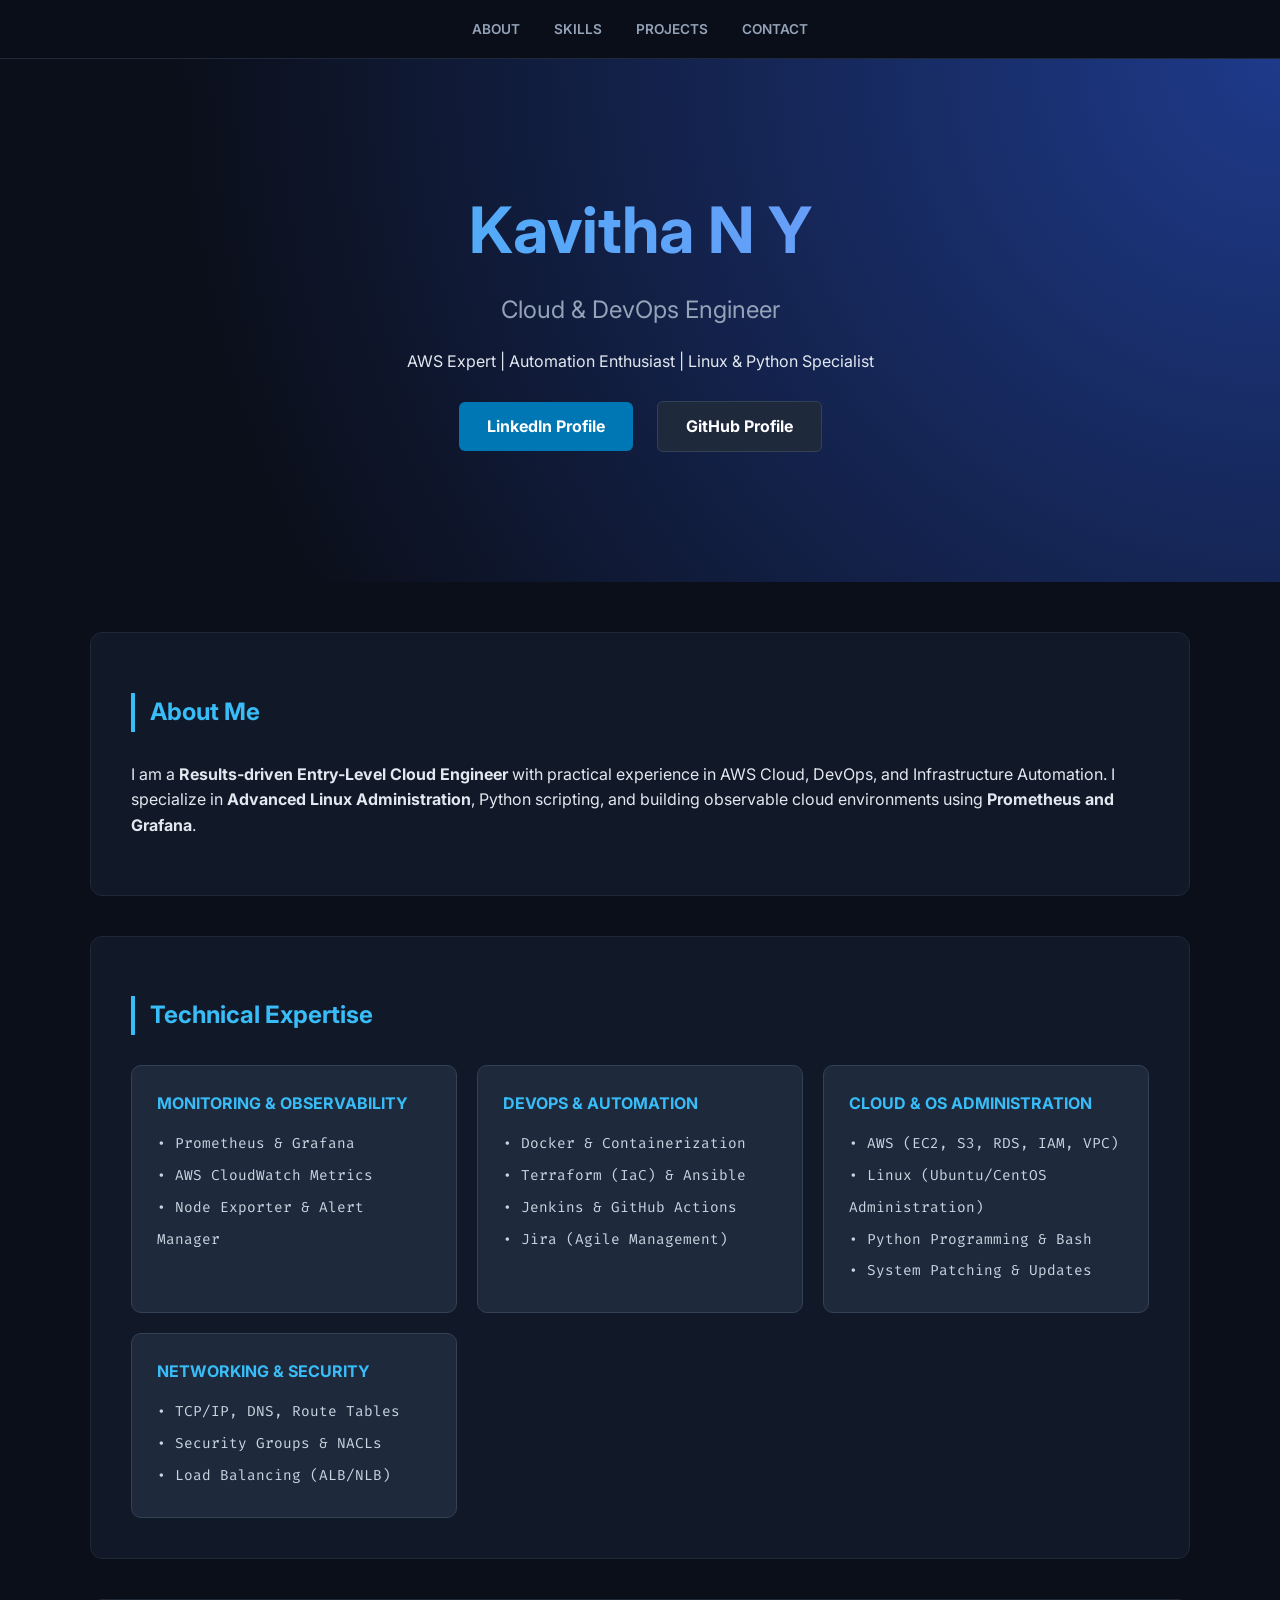
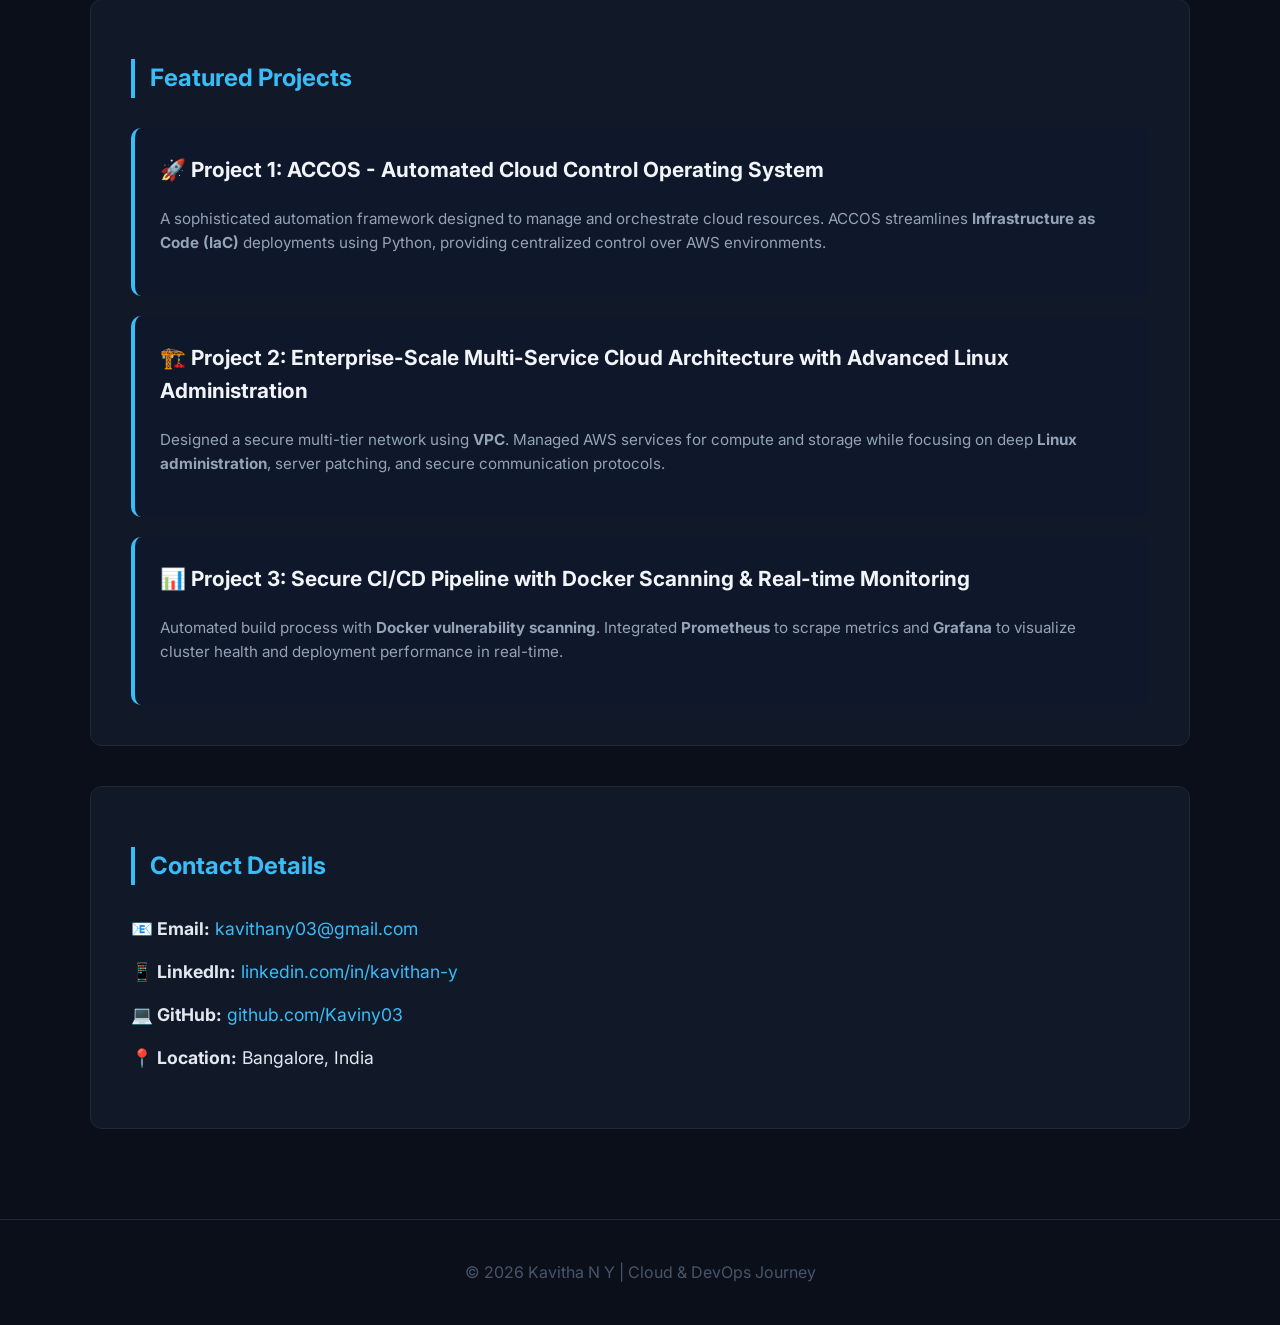
<file: index.html>
<!DOCTYPE html>
<html lang="kn">
<head>
    <meta charset="UTF-8">
    <meta name="viewport" content="width=device-width, initial-scale=1.0">
    <title>Kavitha N Y | Cloud & DevOps Portfolio</title>
    <link rel="stylesheet" href="styles.css">
</head>
<body>

<nav>
    <a href="#about">About</a>
    <a href="#skills">Skills</a>
    <a href="#projects">Projects</a>
    <a href="#contact">Contact</a>
</nav>

<section class="hero">
    <h1>Kavitha N Y</h1>
    <h2>Cloud & DevOps Engineer</h2>
    <p>AWS Expert | Automation Enthusiast | Linux & Python Specialist</p>
    <div class="hero-buttons">
        <a href="https://www.linkedin.com/in/kavithan-y" target="_blank" class="btn btn-linkedin">LinkedIn Profile</a>
        <a href="https://github.com/Kaviny03" target="_blank" class="btn btn-github">GitHub Profile</a>
    </div>
</section>

<div class="container">

<section id="about" class="card">
    <h2>About Me</h2>
    <p>
        I am a <b>Results-driven Entry-Level Cloud Engineer</b> with practical experience in AWS Cloud, DevOps, and Infrastructure Automation. 
        I specialize in <b>Advanced Linux Administration</b>, Python scripting, and building observable cloud environments using <b>Prometheus and Grafana</b>.
    </p>
</section>

<section id="skills" class="card">
    <h2>Technical Expertise</h2>
    <div class="skills-grid">
        <div class="skill-item">
            <b>Monitoring & Observability</b>
            <p>
                • Prometheus & Grafana<br>
                • AWS CloudWatch Metrics<br>
                • Node Exporter & Alert Manager
            </p>
        </div>
        <div class="skill-item">
            <b>DevOps & Automation</b>
            <p>
                • Docker & Containerization<br>
                • Terraform (IaC) & Ansible<br>
                • Jenkins & GitHub Actions<br>
                • Jira (Agile Management)
            </p>
        </div>
        <div class="skill-item">
            <b>Cloud & OS Administration</b>
            <p>
                • AWS (EC2, S3, RDS, IAM, VPC)<br>
                • Linux (Ubuntu/CentOS Administration)<br>
                • Python Programming & Bash<br>
                • System Patching & Updates
            </p>
        </div>
        <div class="skill-item">
            <b>Networking & Security</b>
            <p>
                • TCP/IP, DNS, Route Tables<br>
                • Security Groups & NACLs<br>
                • Load Balancing (ALB/NLB)
            </p>
        </div>
    </div>
</section>

<section id="projects" class="card">
    <h2>Featured Projects</h2>
    
    <div class="project-box">
        <h3>🚀 Project 1: ACCOS - Automated Cloud Control Operating System</h3>
        <p>A sophisticated automation framework designed to manage and orchestrate cloud resources. ACCOS streamlines <b>Infrastructure as Code (IaC)</b> deployments using Python, providing centralized control over AWS environments.</p>
    </div>

    <div class="project-box">
        <h3>🏗️ Project 2: Enterprise-Scale Multi-Service Cloud Architecture with Advanced Linux Administration</h3>
        <p>Designed a secure multi-tier network using <b>VPC</b>. Managed AWS services for compute and storage while focusing on deep <b>Linux administration</b>, server patching, and secure communication protocols.</p>
    </div>

    <div class="project-box">
        <h3>📊 Project 3: Secure CI/CD Pipeline with Docker Scanning & Real-time Monitoring</h3>
        <p>Automated build process with <b>Docker vulnerability scanning</b>. Integrated <b>Prometheus</b> to scrape metrics and <b>Grafana</b> to visualize cluster health and deployment performance in real-time.</p>
    </div>
</section>

<section id="contact" class="card">
    <h2>Contact Details</h2>
    <div class="contact-info">
        <p><b>📧 Email:</b> <a href="mailto:kavithany03@gmail.com">kavithany03@gmail.com</a></p>
        <p><b>📱 LinkedIn:</b> <a href="https://www.linkedin.com/in/kavithan-y" target="_blank">linkedin.com/in/kavithan-y</a></p>
        <p><b>💻 GitHub:</b> <a href="https://github.com/Kaviny03" target="_blank">github.com/Kaviny03</a></p>
        <p><b>📍 Location:</b> Bangalore, India</p>
    </div>
</section>

</div>

<footer>
    © 2026 Kavitha N Y | Cloud & DevOps Journey
</footer>

</body>
</html>
</file>
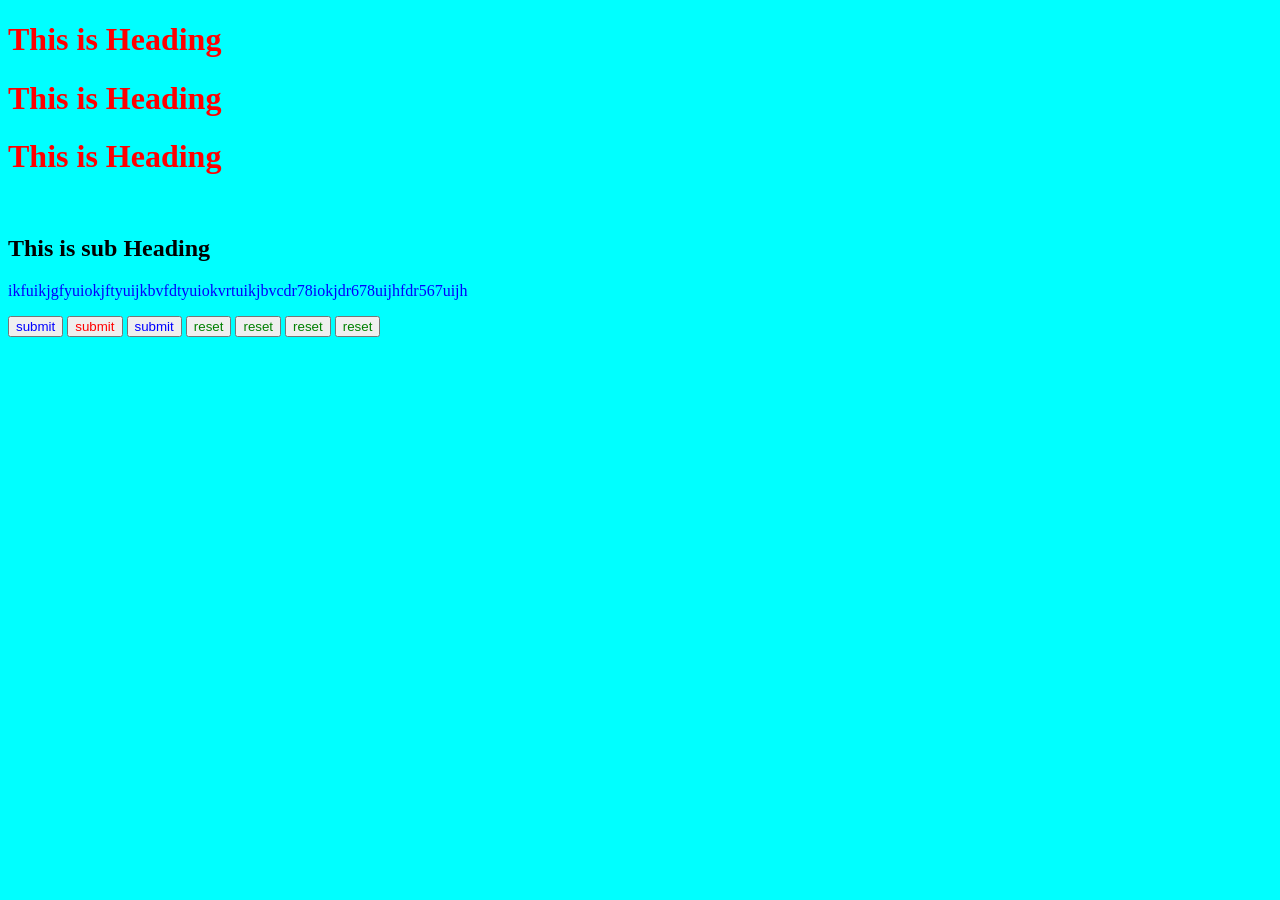
<file: css/01 intro.html>
<!DOCTYPE html>
<html lang="en">
<head>
    <meta charset="UTF-8">
    <meta name="viewport" content="width=device-width, initial-scale=1.0">
    <title>Document</title>
    <style>
h1{
    color:red;
}
p{
    color:blue;
}
body{
    background-color:aqua;
   }
   .sub{
    color:red;
   }
    .res{
    color:green;
}
#submit{
    color:blue; 
}

    </style>
</head>
<body>
    <h1>This is Heading</h1>
    <h1>This is Heading</h1>
    <h1>This is Heading</h1>
    <br>
    <h2>This is sub Heading</h2>
    <p>ikfuikjgfyuiokjftyuijkbvfdtyuiokvrtuikjbvcdr78iokjdr678uijhfdr567uijh</p>
    <button class="sub" id="submit">submit</button>
    <button class="sub">submit</button>
    <button class="sub" id="submit">submit</button>
    <button class="res">reset</button>
    <button class="res">reset</button>
    <button class="res">reset</button>
    <button class="res">reset</button>
</body>
</html>
</file>
<file: styles.css>
@import url('https://fonts.googleapis.com/css2?family=Inter:wght@300;400;600;700&family=Fira+Code:wght@400;500&display=swap');

html { scroll-behavior: smooth; }

body {
    margin: 0;
    font-family: 'Inter', sans-serif;
    background: #0b0f1a;
    color: #e2e8f0;
    line-height: 1.6;
}

nav {
    background: rgba(11, 15, 26, 0.95);
    padding: 1rem 0;
    text-align: center;
    position: sticky;
    top: 0;
    z-index: 1000;
    border-bottom: 1px solid #1e293b;
    backdrop-filter: blur(10px);
}

nav a {
    color: #94a3b8;
    margin: 0 15px;
    text-decoration: none;
    font-weight: 600;
    font-size: 0.85rem;
    text-transform: uppercase;
    transition: 0.3s;
}

nav a:hover { color: #38bdf8; }

.hero {
    text-align: center;
    padding: 120px 20px;
    background: radial-gradient(circle at top right, #1e3a8a 0%, #0b0f1a 80%);
}

.hero h1 { 
    font-size: clamp(2.5rem, 8vw, 4rem); 
    margin: 0; 
    background: linear-gradient(to right, #38bdf8, #818cf8);
    -webkit-background-clip: text;
    -webkit-text-fill-color: transparent;
}

.hero h2 { color: #94a3b8; font-weight: 400; margin-top: 10px; }

.btn {
    padding: 12px 28px;
    text-decoration: none;
    border-radius: 6px;
    margin: 10px;
    display: inline-block;
    font-weight: bold;
    transition: 0.3s;
}

.btn-linkedin { background: #0077b5; color: white; }
.btn-github { background: #1e293b; color: white; border: 1px solid #334155; }
.btn:hover { transform: translateY(-3px); box-shadow: 0 10px 15px rgba(0,0,0,0.3); }

.container { width: 90%; max-width: 1100px; margin: auto; padding: 50px 0; }

.card {
    background: #111827;
    padding: 40px;
    margin-bottom: 40px;
    border-radius: 12px;
    border: 1px solid #1f2937;
}

.card h2 { 
    color: #38bdf8; 
    border-left: 4px solid #38bdf8; 
    padding-left: 15px; 
    margin-bottom: 30px;
}

.skills-grid {
    display: grid;
    grid-template-columns: repeat(auto-fit, minmax(260px, 1fr));
    gap: 20px;
}

.skill-item {
    background: #1e293b;
    padding: 25px;
    border-radius: 10px;
    border: 1px solid #334155;
    transition: 0.3s;
}

.skill-item:hover { border-color: #38bdf8; }

.skill-item b { color: #38bdf8; display: block; margin-bottom: 12px; font-size: 1rem; text-transform: uppercase; }

.skill-item p { 
    font-family: 'Fira Code', monospace; 
    font-size: 0.9rem; 
    color: #cbd5e1; 
    margin: 0;
    line-height: 2.2; /* Spacing added for clean look */
}

.project-box {
    background: #0f172a;
    padding: 25px;
    margin-top: 20px;
    border-radius: 10px;
    border-left: 4px solid #38bdf8;
}

.project-box h3 { color: #f1f5f9; margin-top: 0; font-size: 1.3rem; }
.project-box p { color: #94a3b8; font-size: 0.95rem; }

.contact-info p { margin: 15px 0; font-size: 1.1rem; }
.contact-info a { color: #38bdf8; text-decoration: none; }

footer { text-align: center; padding: 40px; color: #475569; border-top: 1px solid #1e293b; }

@media (max-width: 768px) {
    .card { padding: 25px; }
    .hero h1 { font-size: 2.8rem; }
}
</file>
